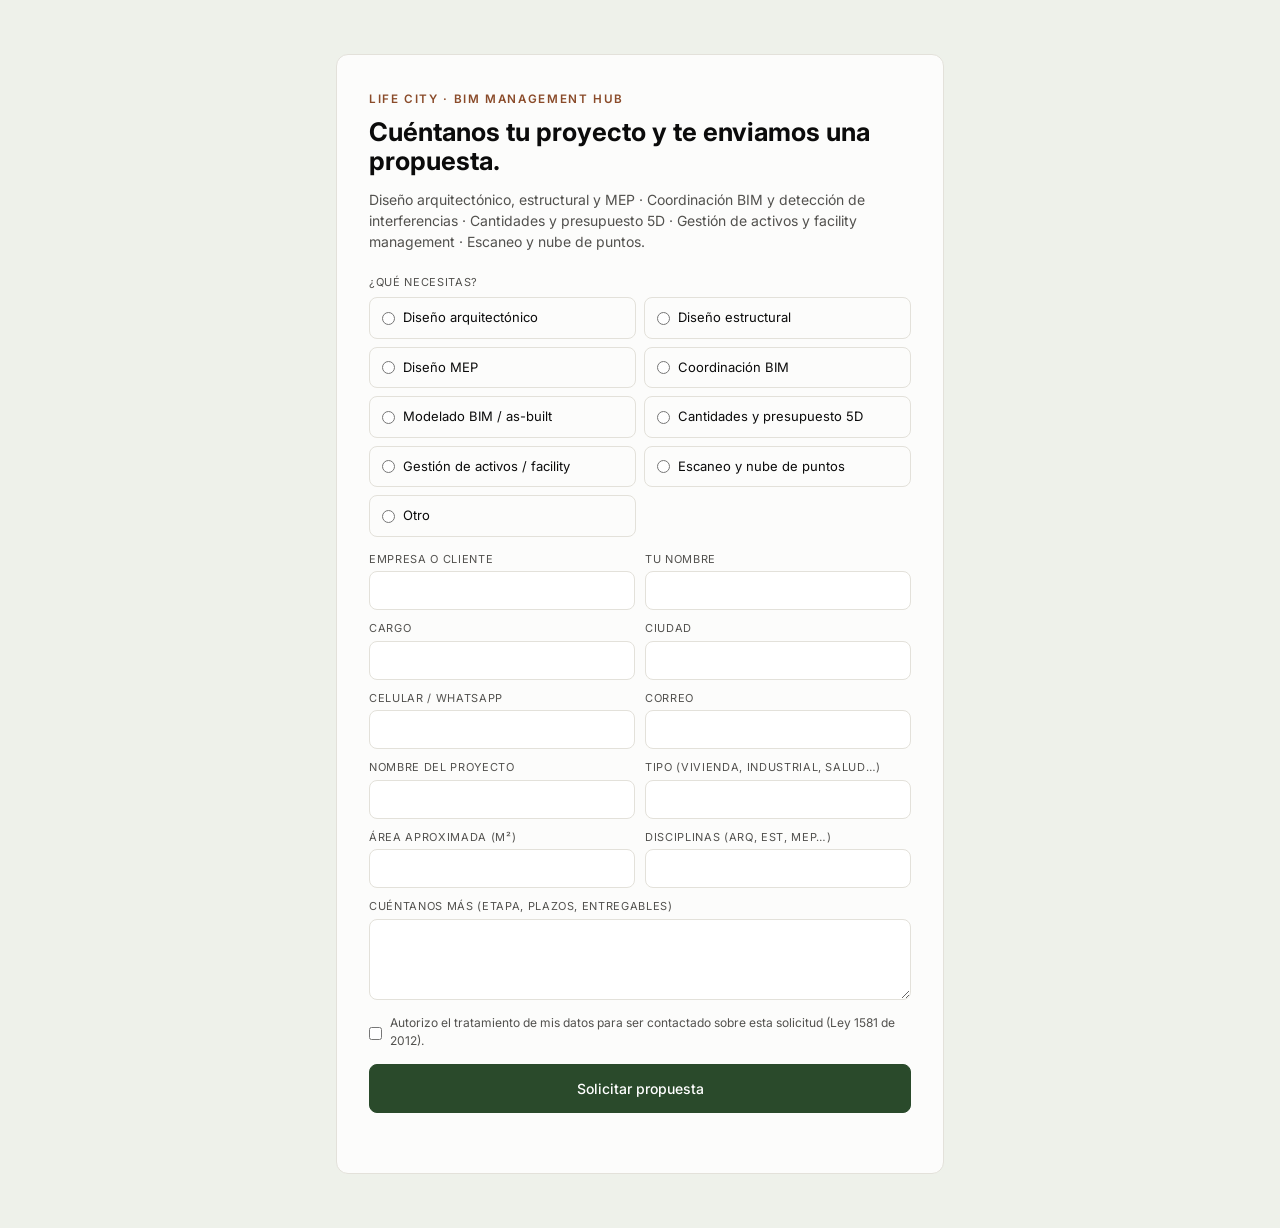
<file: bim.html>
<!DOCTYPE html>
<html lang="es"><head><meta charset="utf-8"><meta name="viewport" content="width=device-width,initial-scale=1">
<title>Cotiza tu proyecto · Life City BIM</title>
<meta name="description" content="Diseño constructivo, coordinación BIM y gestión de activos. Cuéntanos tu proyecto y te enviamos una propuesta.">
<link href="https://fonts.googleapis.com/css2?family=Inter:wght@400;500;600&display=swap" rel="stylesheet">
<link rel="stylesheet" href="crm.css">
<style>body{background:#eef1ea}.box{max-width:640px;margin:6vh auto;padding:0 16px}.card{padding:32px}h1{font-size:1.6rem;line-height:1.15}p.i{color:var(--ink2);margin:8px 0 18px}
.serv{display:grid;grid-template-columns:1fr 1fr;gap:8px;margin:6px 0 4px}.serv label{display:flex;gap:8px;align-items:center;border:1px solid var(--line);border-radius:8px;padding:10px 12px;cursor:pointer;font-size:13px;text-transform:none;letter-spacing:0}.serv input{width:auto}
.serv label:has(input:checked){border-color:var(--brand);background:#eef3ea}@media(max-width:520px){.serv{grid-template-columns:1fr}}
.f{grid-template-columns:1fr 1fr}.ok{text-align:center;padding:30px 10px}.ok h2{font-size:1.4rem;margin-bottom:8px}</style>
</head><body>
<div class="box"><div class="card">
<small style="letter-spacing:.14em;text-transform:uppercase;color:#8a4b2a;font-weight:600">Life City · BIM Management Hub</small>
<h1 style="margin-top:8px">Cuéntanos tu proyecto y te enviamos una propuesta.</h1>
<p class="i">Diseño arquitectónico, estructural y MEP · Coordinación BIM y detección de interferencias · Cantidades y presupuesto 5D · Gestión de activos y facility management · Escaneo y nube de puntos.</p>
<form id="f">
  <label style="font-size:11px;text-transform:uppercase;letter-spacing:.06em;color:var(--ink2)">¿Qué necesitas?</label>
  <div class="serv" id="serv"></div>
  <div class="f"><label>Empresa o cliente<input name="empresa" required></label><label>Tu nombre<input name="contacto" required autocomplete="name"></label>
  <label>Cargo<input name="cargo"></label><label>Ciudad<input name="ciudad"></label>
  <label>Celular / WhatsApp<input name="celular" type="tel" required minlength="7" autocomplete="tel"></label><label>Correo<input name="correo" type="email" required autocomplete="email"></label>
  <label>Nombre del proyecto<input name="proyecto"></label><label>Tipo (vivienda, industrial, salud…)<input name="tipo"></label>
  <label>Área aproximada (m²)<input name="area" type="number" min="0"></label><label>Disciplinas (ARQ, EST, MEP…)<input name="disciplinas"></label>
  <label class="w">Cuéntanos más (etapa, plazos, entregables)<textarea name="mensaje" rows="3"></textarea></label></div>
  <label class="check" style="font-size:12px;color:var(--ink2);display:flex;gap:8px;margin-bottom:14px"><input type="checkbox" required style="width:auto;margin-top:3px"> Autorizo el tratamiento de mis datos para ser contactado sobre esta solicitud (Ley 1581 de 2012).</label>
  <button class="btn p" type="submit" style="width:100%;justify-content:center;padding:13px">Solicitar propuesta</button>
  <div class="err" id="msg" style="text-align:center"></div>
</form>
</div></div>
<script type="module">
import { guardarLeadBim, SERVICIOS } from './lead.js';
const q = new URLSearchParams(location.search), pre = q.get('servicio') || '';
document.getElementById('serv').innerHTML = SERVICIOS.map(s => `<label><input type="radio" name="servicio" value="${s}" ${s === pre ? 'checked' : ''}> ${s}</label>`).join('');
const f = document.getElementById('f'), msg = document.getElementById('msg');
f.onsubmit = async e => { e.preventDefault(); const d = Object.fromEntries(new FormData(f)); if (!d.servicio) return msg.textContent = 'Elige un servicio.'; msg.textContent = 'Enviando…';
  try { await guardarLeadBim(d); f.parentElement.innerHTML = `<div class="ok"><h2>¡Gracias, ${d.contacto.split(' ')[0].replace(/[<>&]/g, '')}!</h2><p style="color:var(--ink2)">Recibimos tu solicitud de <b>${d.servicio}</b>. Un especialista de Life City te contactará para agendar una reunión y preparar la propuesta.</p></div>`; }
  catch (err) { console.error(err); msg.textContent = 'No pudimos registrar tu solicitud. Intenta de nuevo o escríbenos a proyectos@lifecity.com.co.'; } };
</script></body></html>
</file>
<file: crm.css>
:root{--bg:#f4f3ef;--surface:#fcfcfb;--ink:#0b0b0b;--ink2:#52514e;--muted:#8a8984;--line:#e3e1da;--brand:#2a4a2b;--accent:#2a78d6;
  --good:#0ca30c;--warn:#fab219;--serious:#ec835a;--crit:#d03b3b;--sans:"Inter",system-ui,sans-serif}
*{box-sizing:border-box;margin:0}body{font-family:var(--sans);background:var(--bg);color:var(--ink);font-size:14px;line-height:1.5}
button,input,select,textarea{font:inherit;color:inherit}a{color:var(--accent)}
.top{display:flex;align-items:center;gap:18px;padding:12px 22px;background:var(--brand);color:#fff;position:sticky;top:0;z-index:20}
.top b{font-size:1.05rem;letter-spacing:.02em}.top nav{display:flex;gap:4px;margin-left:12px;flex-wrap:wrap}
.top nav button{background:none;border:0;color:#d5dfd3;padding:8px 14px;border-radius:99px;cursor:pointer;font-weight:500}
.top nav button.on{background:rgba(255,255,255,.16);color:#fff}.top .sp{flex:1}.top small{opacity:.8}
.btn{border:1px solid var(--line);background:var(--surface);padding:8px 14px;border-radius:8px;cursor:pointer;font-weight:500;text-decoration:none;display:inline-flex;gap:6px;align-items:center;color:var(--ink)}
.btn:hover{border-color:#bdbab0}.btn.p{background:var(--brand);color:#fff;border-color:var(--brand)}.btn.s{padding:5px 10px;font-size:12px}.btn.ghost{background:transparent;color:#fff;border-color:rgba(255,255,255,.4)}
main{padding:22px;max-width:1400px;margin:auto}h1{font-size:1.3rem;margin-bottom:14px}h2{font-size:1rem;margin-bottom:4px}
.card{background:var(--surface);border:1px solid var(--line);border-radius:12px;padding:18px}
.grid{display:grid;gap:14px}.kpis{grid-template-columns:repeat(auto-fit,minmax(170px,1fr));margin-bottom:14px}
.kpi small{color:var(--ink2);display:block}.kpi b{font-size:1.9rem;font-weight:600;display:block;line-height:1.2;font-variant-numeric:tabular-nums}.kpi span{font-size:12px;color:var(--muted)}
.charts{grid-template-columns:repeat(auto-fit,minmax(340px,1fr))}.card p.sub{color:var(--ink2);font-size:12px;margin-bottom:14px}
/* barras */
.hb{display:grid;grid-template-columns:minmax(90px,150px) 1fr 44px;gap:10px;align-items:center;padding:4px 0;border-radius:6px}
.hb:hover{background:#f1f0eb}.hb i{display:block;height:12px;border-radius:0 4px 4px 0;background:var(--accent);min-width:2px}
.hb span{color:var(--ink2);overflow:hidden;text-overflow:ellipsis;white-space:nowrap}.hb em{font-style:normal;text-align:right;font-variant-numeric:tabular-nums}
.vb{display:flex;align-items:flex-end;gap:2px;height:150px;border-bottom:1px solid var(--line);margin-top:6px}
.vb div{flex:1;display:flex;flex-direction:column;justify-content:flex-end;align-items:center;height:100%;position:relative}
.vb i{display:block;width:70%;max-width:26px;background:var(--accent);border-radius:4px 4px 0 0;min-height:0}
.vb div:hover i{background:#1c5cab}.vb div:hover::after{content:attr(data-t);position:absolute;bottom:calc(100% + 4px);background:var(--ink);color:#fff;font-size:11px;padding:3px 8px;border-radius:6px;white-space:nowrap;z-index:3}
.vbx{display:flex;gap:2px;font-size:10px;color:var(--muted);margin-top:4px}.vbx span{flex:1;text-align:center;overflow:hidden}
/* tabla + kanban */
.tools{display:flex;gap:10px;flex-wrap:wrap;margin-bottom:14px;align-items:center}.tools input,.tools select{padding:8px 12px;border:1px solid var(--line);border-radius:8px;background:var(--surface)}
table{width:100%;border-collapse:collapse}th,td{text-align:left;padding:10px 12px;border-bottom:1px solid var(--line);vertical-align:top}
th{font-size:11px;letter-spacing:.08em;text-transform:uppercase;color:var(--ink2);font-weight:600}tbody tr{cursor:pointer}tbody tr:hover{background:#f1f0eb}
.tw{overflow-x:auto}.num{text-align:right;font-variant-numeric:tabular-nums}
.chip{display:inline-flex;align-items:center;gap:5px;padding:2px 9px;border-radius:99px;font-size:12px;border:1px solid var(--line);background:#fff;white-space:nowrap}
.chip::before{content:"";width:7px;height:7px;border-radius:50%;background:var(--muted)}
.chip.nuevo::before{background:var(--accent)}.chip.ganado::before,.chip.pagado::before{background:var(--good)}.chip.perdido::before,.chip.vencido::before{background:var(--crit)}.chip.separo::before,.chip.pronto::before{background:var(--warn)}
.kan{display:grid;grid-auto-flow:column;grid-auto-columns:minmax(220px,1fr);gap:10px;overflow-x:auto;padding-bottom:8px}
.col{background:#eceae4;border-radius:10px;padding:10px;min-height:200px}.col h3{font-size:12px;text-transform:uppercase;letter-spacing:.08em;color:var(--ink2);margin-bottom:8px;display:flex;justify-content:space-between}
.lc{background:var(--surface);border:1px solid var(--line);border-radius:8px;padding:10px;margin-bottom:8px;cursor:grab}.lc b{display:block}.lc small{color:var(--ink2);display:block}
.col.over{outline:2px dashed var(--accent)}
/* panel lateral */
.drawer{position:fixed;inset:0 0 0 auto;width:min(560px,100%);background:var(--surface);box-shadow:-8px 0 30px rgba(0,0,0,.18);z-index:40;overflow-y:auto;padding:22px;transform:translateX(105%);transition:.25s}
.drawer.on{transform:none}.drawer h2{font-size:1.25rem}.drawer .x{position:absolute;right:16px;top:14px}
.f{display:grid;grid-template-columns:1fr 1fr;gap:10px;margin:14px 0}.f label{display:grid;gap:4px;font-size:11px;text-transform:uppercase;letter-spacing:.06em;color:var(--ink2)}
.f .w{grid-column:1/-1}.f input,.f select,.f textarea{padding:8px 10px;border:1px solid var(--line);border-radius:8px;background:#fff;text-transform:none;letter-spacing:0;font-size:14px}
.acts{display:flex;gap:8px;flex-wrap:wrap;margin:10px 0}.tl{border-left:2px solid var(--line);margin:10px 0 0 6px;padding-left:14px}
.tl div{margin-bottom:12px}.tl small{color:var(--muted);display:block}
.login{max-width:400px;margin:12vh auto;text-align:center}.login .card{padding:34px}.login input{width:100%;padding:10px 12px;border:1px solid var(--line);border-radius:8px;margin-top:8px}
.login .btn{width:100%;justify-content:center;margin-top:10px}.err{color:var(--crit);font-size:13px;margin-top:10px;min-height:18px}
.empty{color:var(--muted);padding:30px;text-align:center}.hide{display:none!important}
.banner{padding:12px 16px;border-radius:10px;border:1px solid #f0d9a6;background:#fdf5e1;margin-bottom:14px}
.banner.crit{border-color:#eab4b4;background:#fcebeb}

.chip.inversionista::before{background:#1baf7a}code{background:#eceae4;padding:1px 6px;border-radius:5px;font-size:12px}textarea{font-family:inherit}

.chip.reunion::before,.chip.contactado::before,.chip.calificado::before{background:#eda100}.chip.propuesta::before,.chip.negociacion::before{background:#4a3aa7}

/* segmentación, ficha y facturación */
.seg{cursor:pointer;transition:.15s}.seg:hover{border-color:#bdbab0}.seg.on{border-color:var(--brand);box-shadow:inset 0 0 0 1px var(--brand)}
.kpis.mini{grid-template-columns:repeat(auto-fit,minmax(110px,1fr));gap:8px;margin:14px 0 4px}.kpis.mini .card{padding:10px 12px}.kpis.mini b{font-size:1.1rem}
.pp{margin-bottom:10px;padding:14px}.pp select{padding:5px 8px;border:1px solid var(--line);border-radius:8px;background:#fff;font-size:12px}
.ft{margin-top:8px;font-size:12px}.ft th,.ft td{padding:6px 8px}tfoot th{text-transform:none;letter-spacing:0;font-size:13px;color:var(--ink)}
#f-car .hb{grid-template-columns:minmax(90px,150px) 1fr 120px}
</file>
